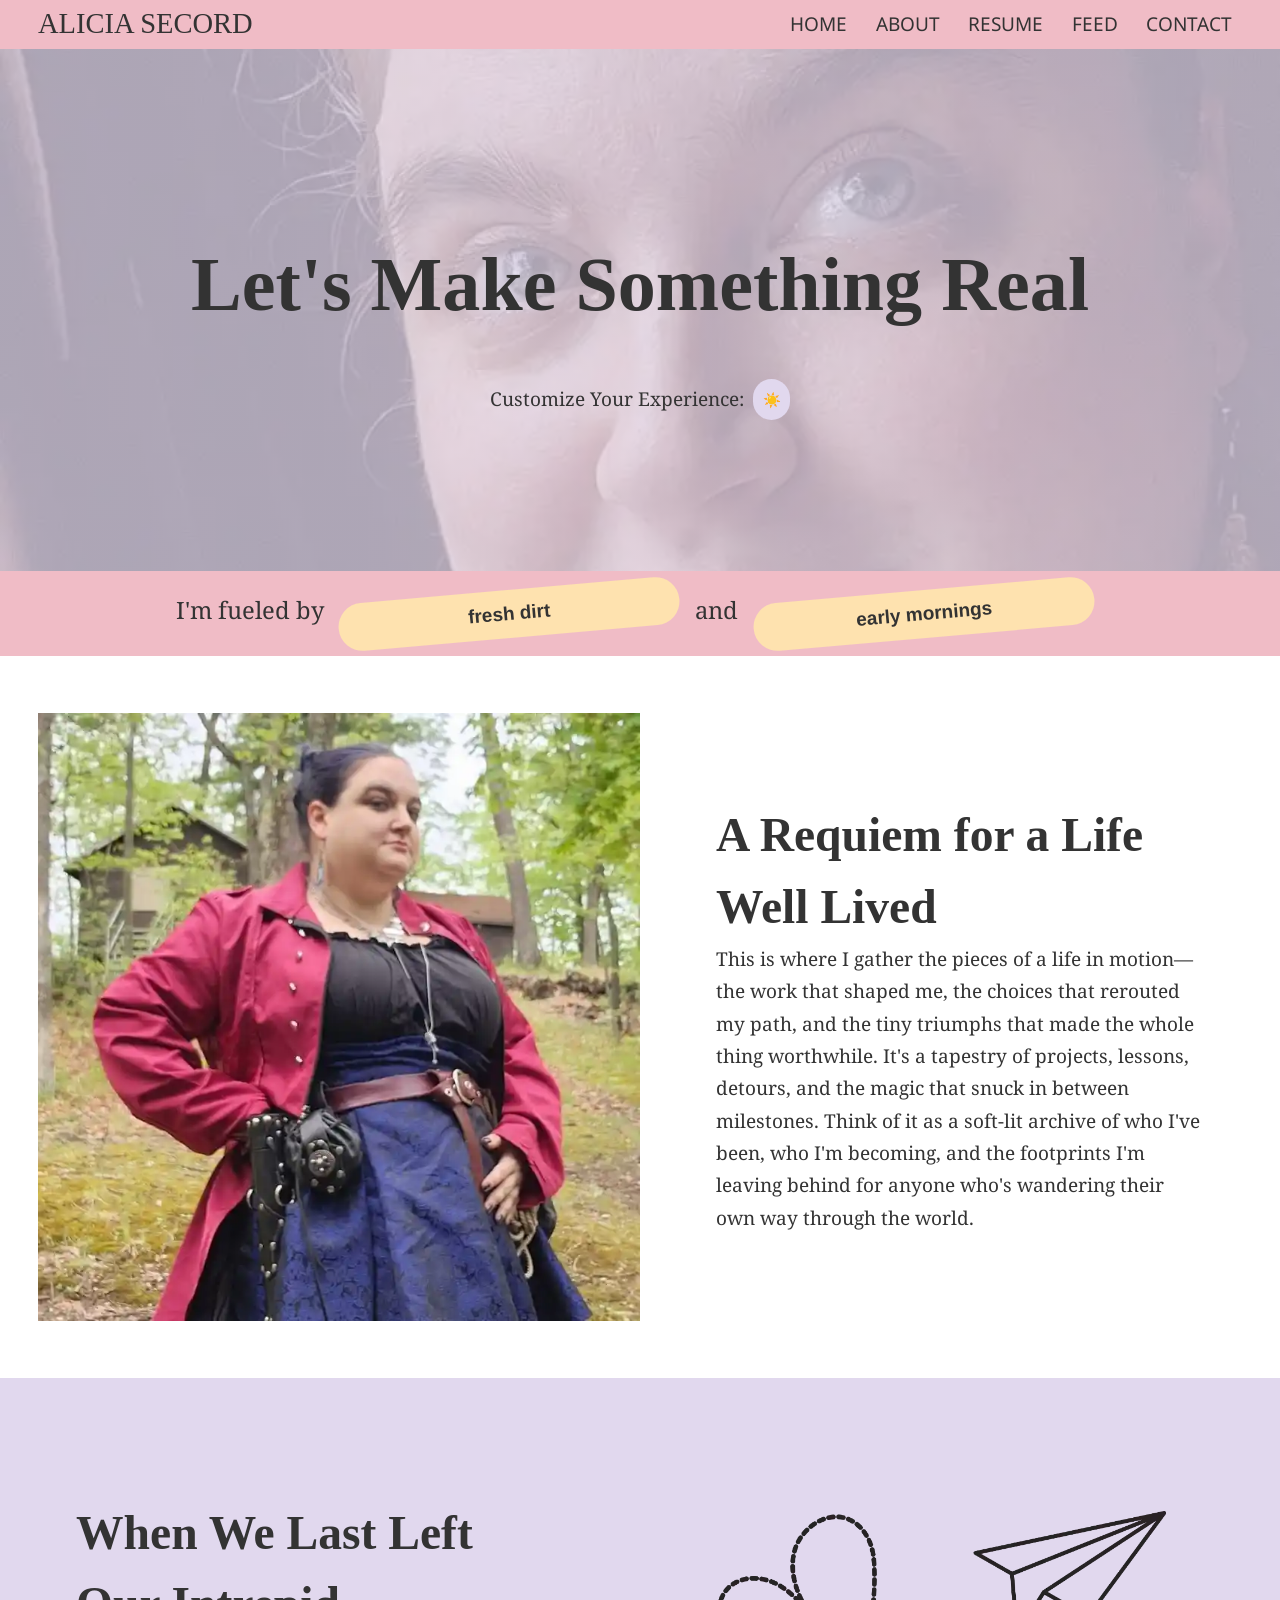
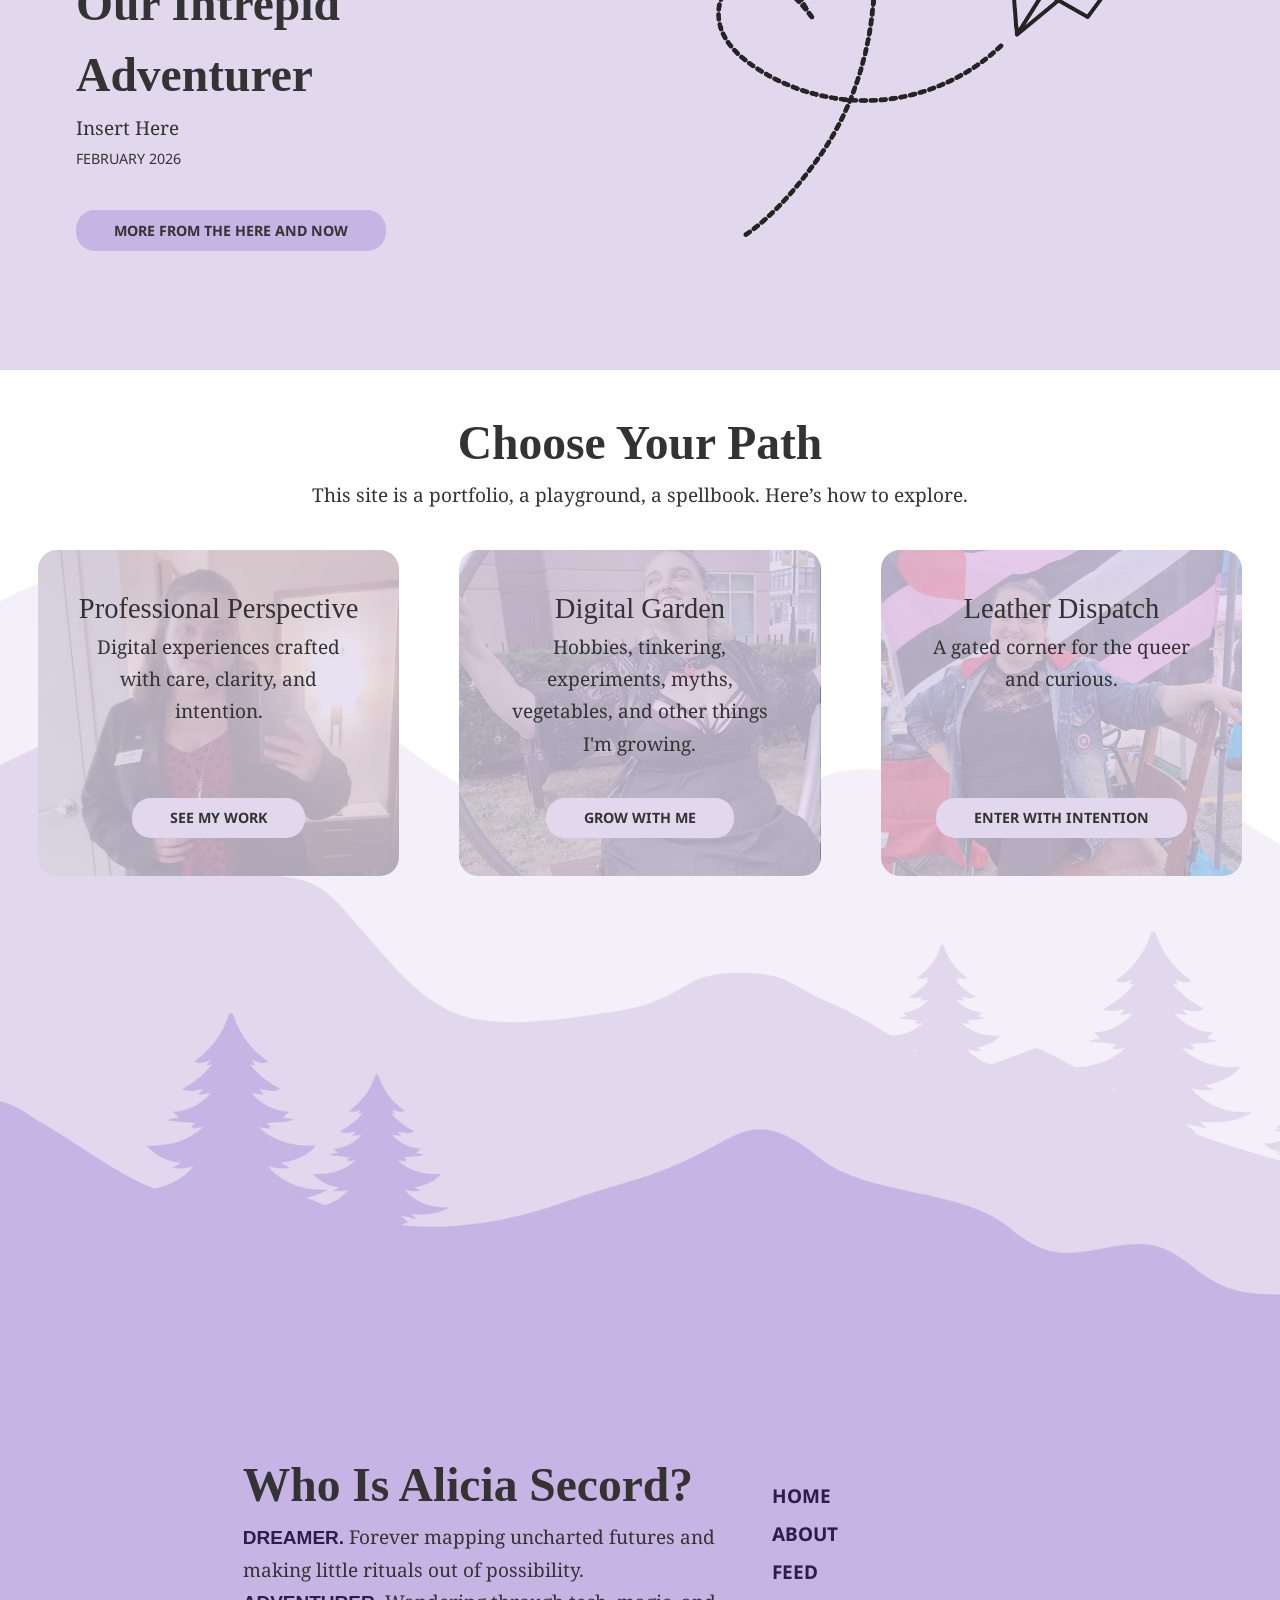
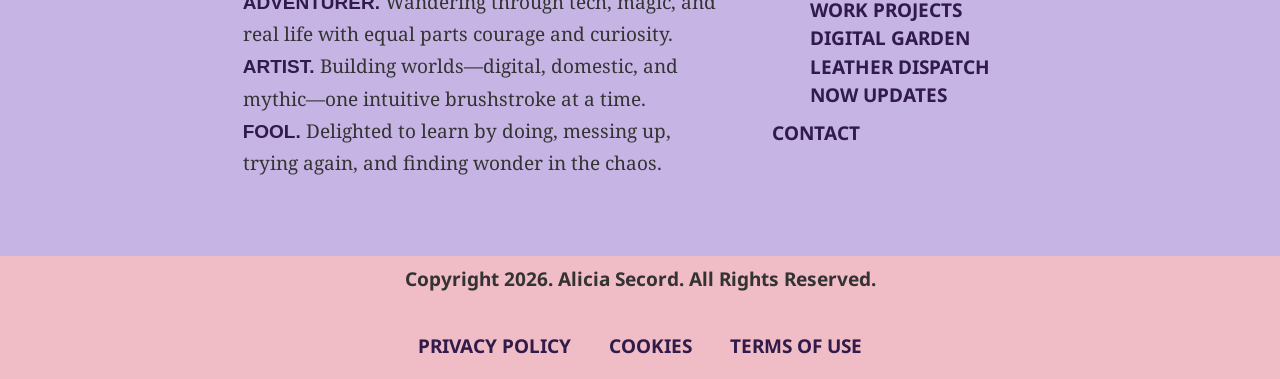
<file: index.html>
<!DOCTYPE html>
<html data-theme="system" lang="en">
<head>
    <title>Alicia Secord | Portfolio, Grimoire, Digital Garden</title>

    <meta name="description" content="Explore the personal website of Alicia Secord, frontend developer and designer.">
    <meta name="robots" content="index, follow">
    <meta name="viewport" content="width=device-width, initial-scale=1.0">
    <meta charset="UTF-8">
    <meta name="author" content="Alicia Secord">
    <meta http-equiv="content-language" content="en">
    <meta name="rating" content="mature" />

    <meta property="og:title" content="Alicia Secord | Portfolio, Grimoire, Digital Garden" />
    <meta property="og:description" content="The personal website of Alicia Secord, frontend developer and designer." />
    <meta property="og:image" content="" />

    <link rel="icon" type="images/x-icon" href="images/favicon.ico">

    <link rel="canonical" href="https://aliciasecord.com">
    <link rel="stylesheet" href="styles.css"> 

    <link rel="preconnect" href="https://fonts.googleapis.com">
    <link rel="preconnect" href="https://fonts.gstatic.com" crossorigin>
    <link href="https://fonts.googleapis.com/css2?family=IM+Fell+DW+Pica:ital@0;1&family=Noto+Sans:ital,wght@0,100..900;1,100..900&family=Noto+Serif:ital,wght@0,100..900;1,100..900&display=swap" rel="stylesheet">
</head>

<body>
    <!-- ======================
     GLOBAL HEADER
     ====================== -->
    <header>
        <div class="inner">
            <div id="header-label"><p>Alicia Secord</p> <button id="nav-toggle">☰</button></div>
            <nav id="nav-main" class="mobile-hide">
                <a href="/">Home</a>
                <a href="/about">About</a>
                <a href="/resume">Resume</a>
                <a href="/feed">Feed</a>
                <a href="/contact">Contact</a>
            </nav>
        </div>
    </header>
    <!-- ======================
     PAGE MAIN
     ====================== -->
    <main>
        <section class="background-image hero" id="home-hero">
            <h1>Let's Make Something Real</h1>
            <div><p>Customize Your Experience:</p> <button id="theme-toggle" class="btn btn-main" aria-label="Toggle color theme">🌙</button></div>
        </section>
        <section id="fueled-by">
            <p><span>I'm fueled by</span> <span class="fuel">sapphic yearning</span> <span>and</span> <span class="fuel">a good pair of boots</span></p>
        </section>
        <section class="inner img-module img-left">
            <img class="object-cover" src="images/Alicia-privateer.webp" alt="">
            <div class="text-col">
                <h2>A Requiem for a Life Well Lived</h2>
                <p>This is where I gather the pieces of a life in motion—the work that shaped me, the choices that rerouted my path, and the tiny triumphs that made the whole thing worthwhile. It's a tapestry of projects, lessons, detours, and the magic that snuck in between milestones. Think of it as a soft-lit archive of who I've been, who I'm becoming, and the footprints I'm leaving behind for anyone who's wandering their own way through the world.</p>
            </div>
        </section>
        <section class="inner img-module img-right bg-secondary">
            <img class="dark-icon object-contain" src="images/blast-icon.webp" alt="">
            <img class="light-icon object-contain" src="images/airplane-icon.webp" alt="">
            <div class="text-col">
                <h2>When We Last Left Our Intrepid Adventurer</h2>
                <p id="now-update">Insert Here</p>
                <time id="now-update-timestamp">February 2026</time>
                <p><a class="btn btn-secondary" href="/now" title="">More From the Here and Now</a></p>
            </div>
        </section>
        <section class="inner padded text-center" id="choose-your-path">
            <h2>Choose Your Path</h2>
            <p>This site is a portfolio, a playground, a spellbook. Here’s how to explore.</p>
            <div class="three-across">
                <article class="background-image" id="home-professional">
                    <div>
                        <h3>Professional Perspective</h3>
                        <p>Digital experiences crafted with care, clarity, and intention.</p>
                    </div>
                    <a class="btn btn-main" href="/work" title="">See My Work</a>
                </article>
                <article class="background-image" id="home-personal">
                    <div>
                        <h3>Digital Garden</h3>
                        <p>Hobbies, tinkering, experiments, myths, vegetables, and other things I'm growing.</p>
                    </div>
                    <a class="btn btn-main" href="/hobbies" title="">Grow with Me</a>
                </article>
                <article class="background-image" id="home-leather">
                    <div>
                        <h3>Leather Dispatch</h3>
                        <p>A gated corner for the queer and curious.</p>
                    </div>
                    <a class="btn btn-main" href="/dispatch" title="">Enter with Intention</a>
                </article>
            </div>
        </section>
    </main>
    <!-- ======================
     GLOBAL FOOTER
     ====================== -->
    <footer>
        <div id="footer-bg-img">&nbsp;</div>
        <div id="footer-bg">        
        <div class="inner">
        <section id="footer-left">
            <h2>Who Is Alicia Secord?</h2>
            <p><mark class="bold">Dreamer.</mark> Forever mapping uncharted futures and making little rituals out of possibility.</p>
            <p><mark class="bold">Adventurer.</mark> Wandering through tech, magic, and real life with   equal parts courage and curiosity.</p>
            <p><mark class="bold">Artist.</mark> Building worlds—digital, domestic, and mythic—one intuitive brushstroke at a time.</p>
            <p><mark class="bold">Fool.</mark> Delighted to learn by doing, messing up, trying again, and finding wonder in the chaos.</p>
        </section>
        <section id="footer-nav">
            <a href="/">Home</a>
            <a href="/about">About</a>
            <a href="/feed">Feed</a>
            <div class="footer-subnav">
                <a href="/feed/work-projects">Work Projects</a>
                <a href="/feed/digital-garden">Digital Garden</a>
                <a href="/feed/leather-dispatch">Leather Dispatch</a>
                <a href="/feed/updates">Now Updates</a>
            </div>
            <a href="/contact">Contact</a>
        </section>
        </div>
        </div>
        <section id="footer-copyright">
            <h2>Copyright 2026. Alicia Secord. All Rights Reserved.</h2>
            <div class="flex-row justify-center" id="footer-terms">
                <a class="/terms/privacy-policy">Privacy Policy</a>
                <a class="/terms/cookies">Cookies</a>
                <a class="/terms/terms-of-use">Terms of Use</a>
            </div>
        </section>
    </footer>

    <script src="scripts/theme.js"></script>
    <script src="scripts/menu.js"></script>
    <script src="scripts/fuel.js"></script>

</body>
</html>
</file>
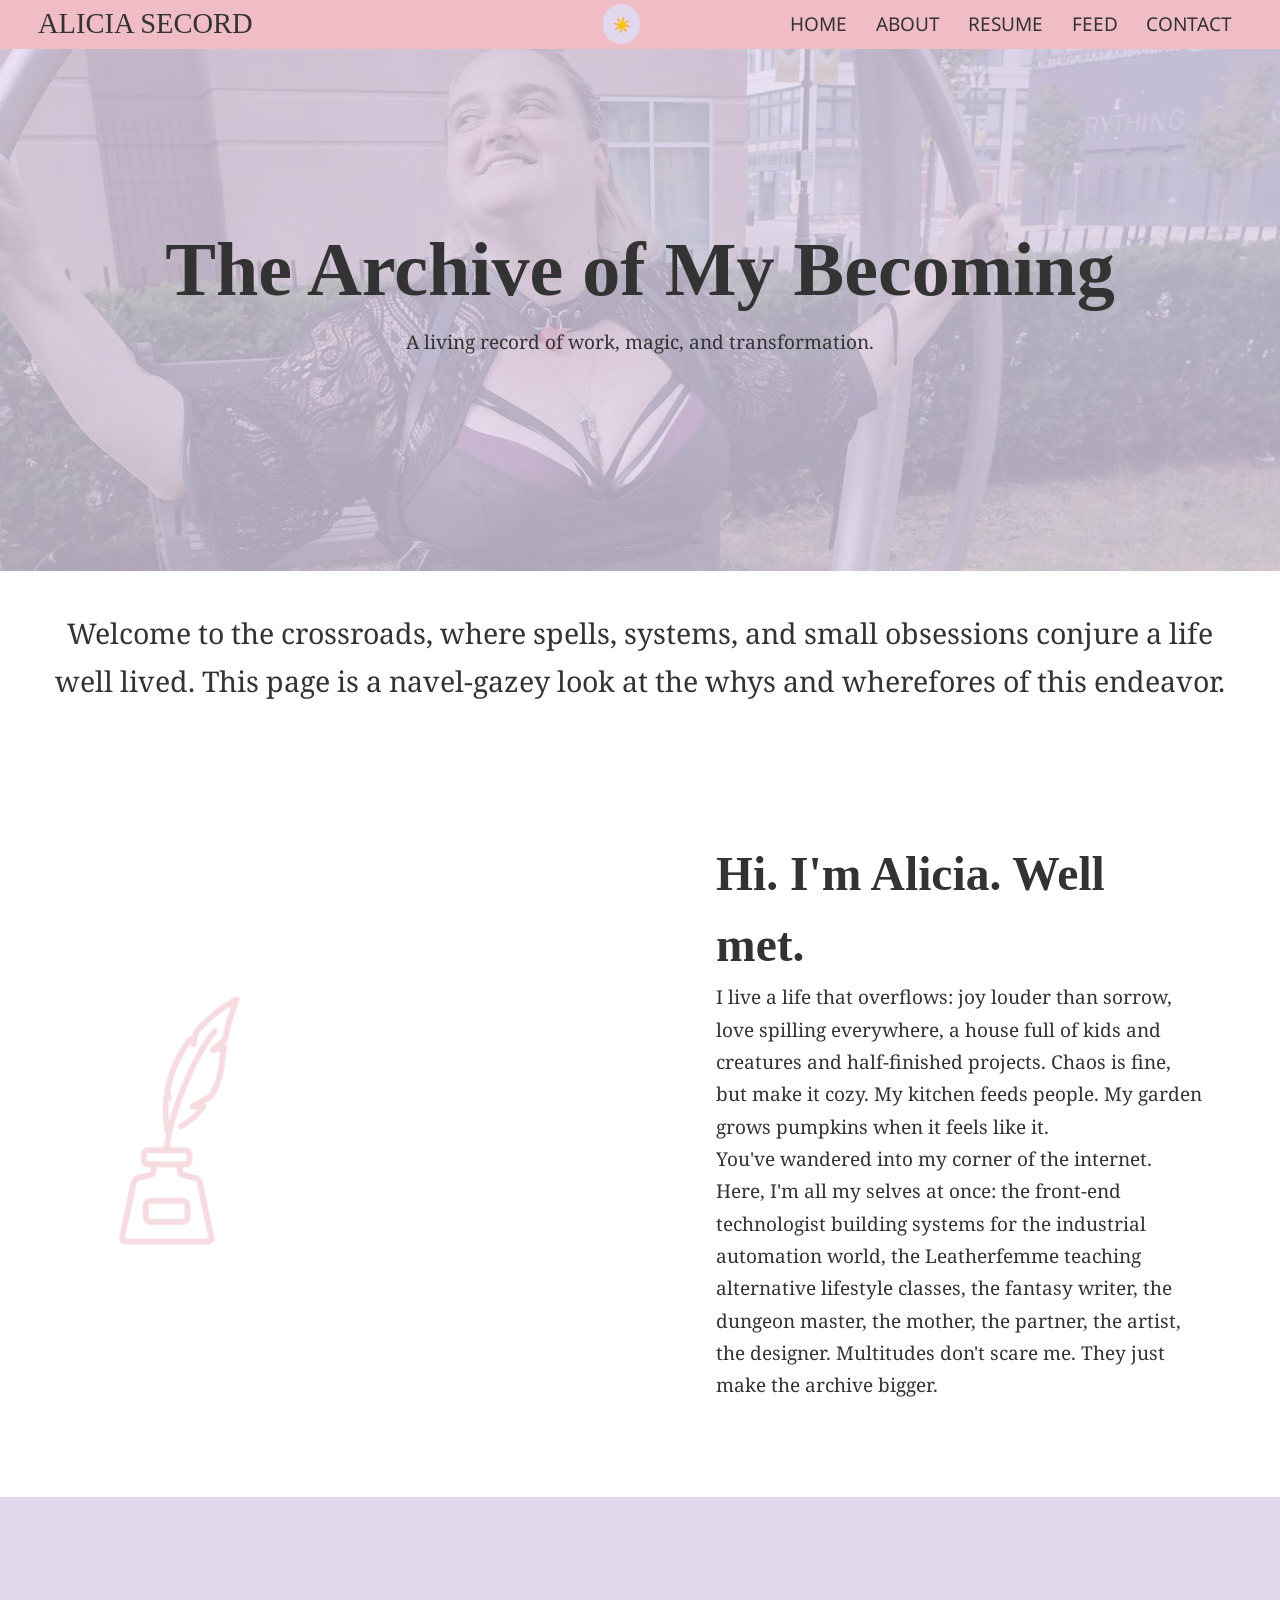
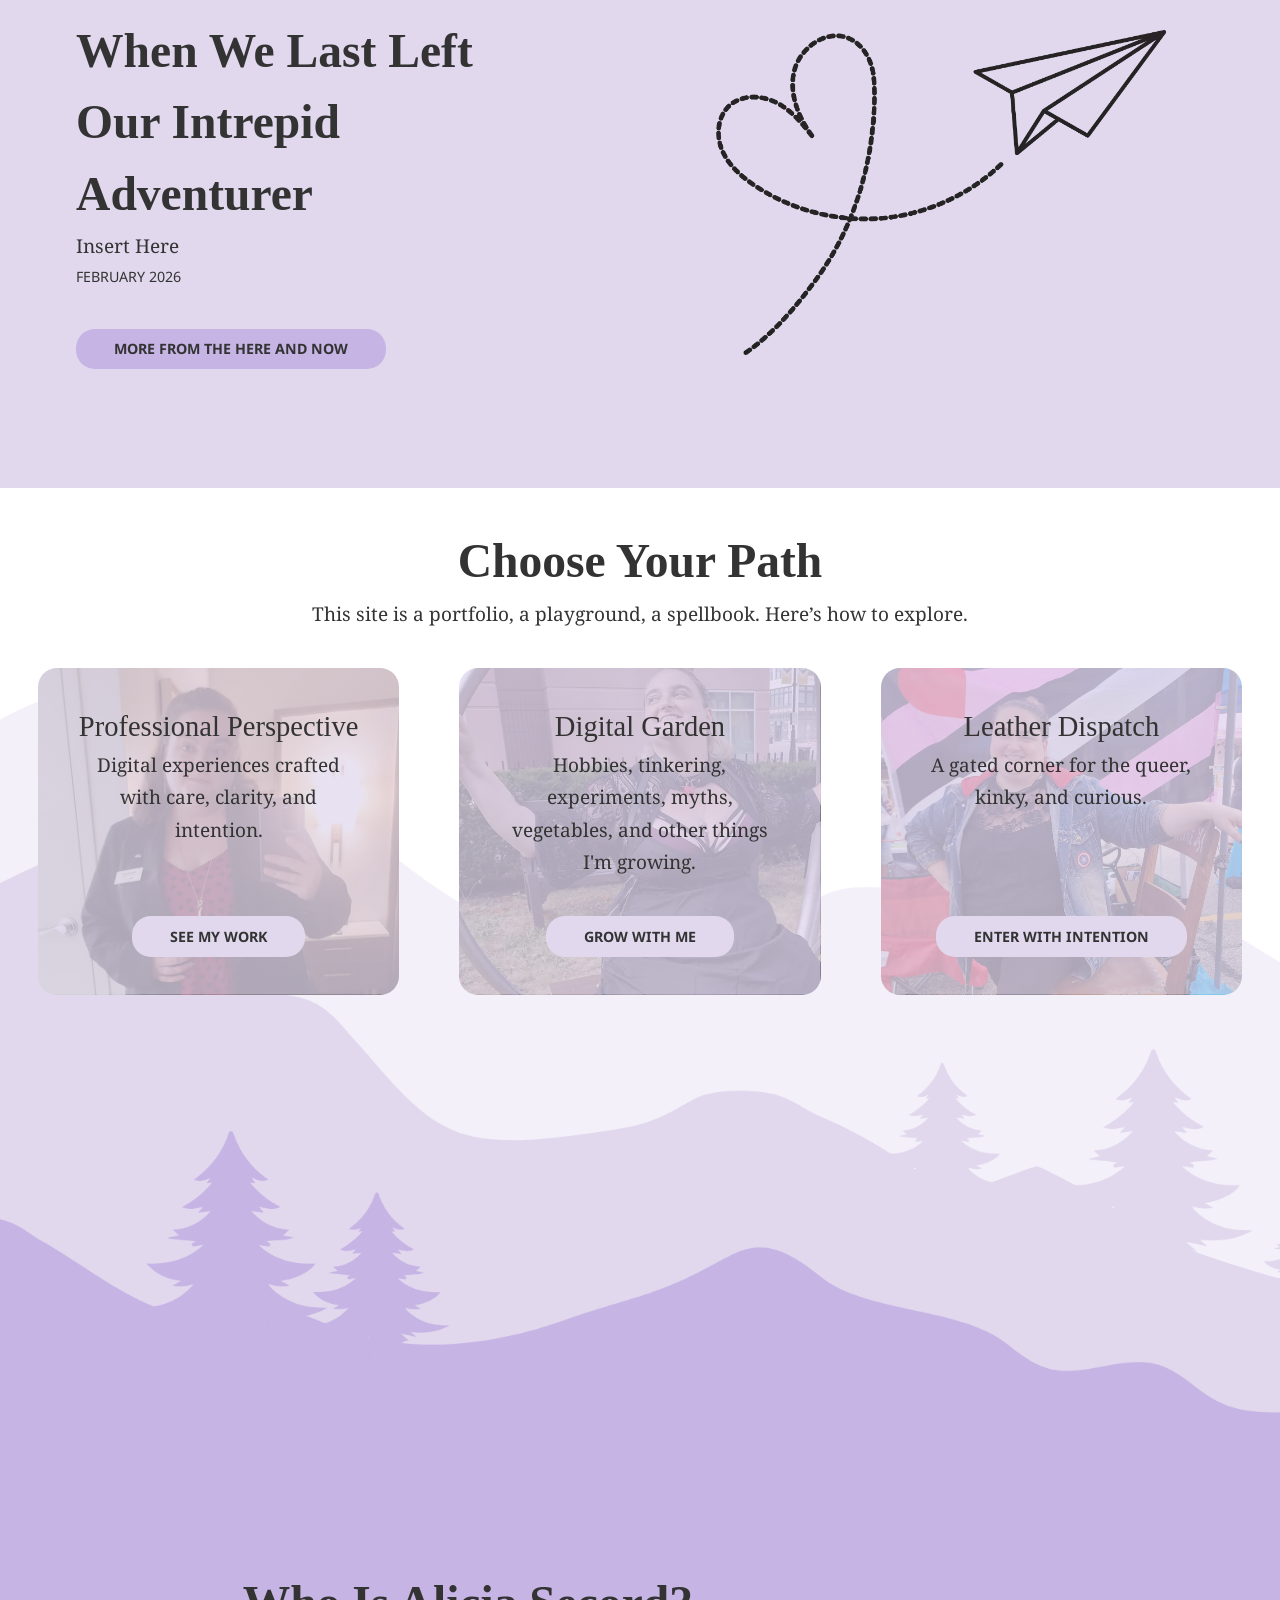
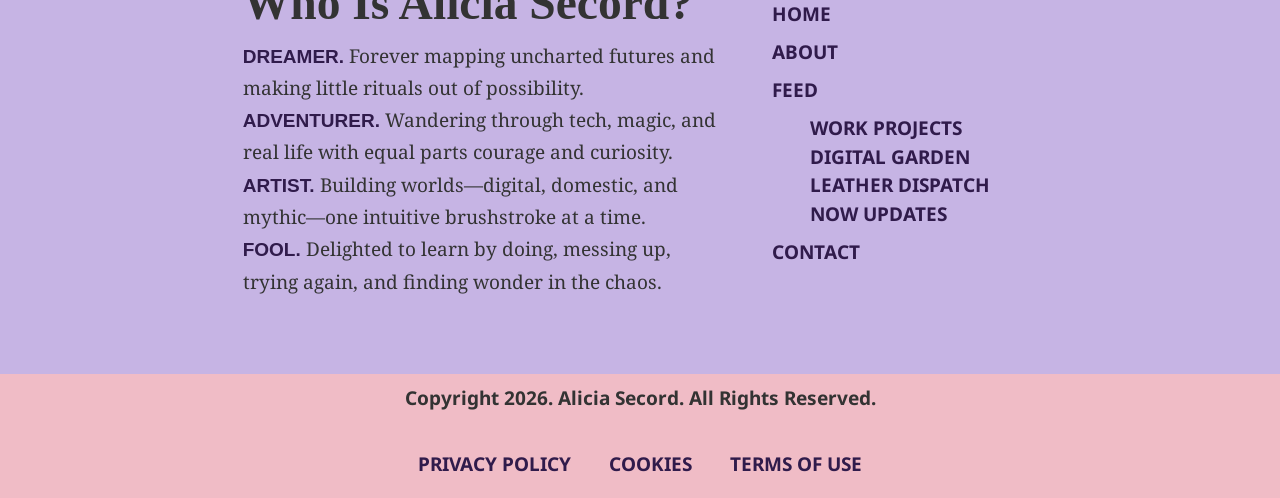
<file: about.html>
<!DOCTYPE html>
<html data-theme="system" lang="en">
<head>
    <title>About the Artist | Alicia Secord</title>

    <meta name="description" content="About page for Alicia Secord's personal website.">
    <meta name="robots" content="index, follow">
    <meta name="viewport" content="width=device-width, initial-scale=1.0">
    <meta charset="UTF-8">
    <meta name="author" content="Alicia Secord">
    <meta http-equiv="content-language" content="en">
    <meta name="rating" content="mature" />

    <meta property="og:title" content="About the Artist | Alicia Secord" />
    <meta property="og:description" content="About page for Alicia Secord's personal website." />
    <meta property="og:image" content="" />

    <link rel="canonical" href="https://aliciasecord.com">
    <link rel="stylesheet" href="styles.css"> 

    <link rel="preconnect" href="https://fonts.googleapis.com">
    <link rel="preconnect" href="https://fonts.gstatic.com" crossorigin>
    <link href="https://fonts.googleapis.com/css2?family=IM+Fell+DW+Pica:ital@0;1&family=Noto+Sans:ital,wght@0,100..900;1,100..900&family=Noto+Serif:ital,wght@0,100..900;1,100..900&display=swap" rel="stylesheet">
</head>

<body>
    <!-- ======================
     GLOBAL HEADER
     ====================== -->
    <header>
        <div class="inner">
            <div id="header-label"><p>Alicia Secord</p> 
                <button id="theme-toggle" class="btn btn-main" aria-label="Toggle color theme">🌙</button>
                <button id="nav-toggle">☰</button></div>
            <nav id="nav-main" class="mobile-hide">
                <a href="/">Home</a>
                <a href="/about">About</a>
                <a href="/resume">Resume</a>
                <a href="/feed">Feed</a>
                <a href="/contact">Contact</a>
            </nav>
        </div>
    </header>
    <!-- ======================
     PAGE MAIN
     ====================== -->
    <main>
        <section class="background-image hero" id="about-hero">
            <h1>The Archive of My Becoming</h1>
            <p>A living record of work, magic, and transformation.</p>
        </section>
        <section id="about-intro" class="inner padded text-center">
            <p class="larger">Welcome to the crossroads, where spells, systems, and small obsessions conjure a life well lived. This page is a navel-gazey look at the whys and wherefores of this endeavor.</p>
        </section>
        <section class="inner img-module img-left">
            <img class="dark-icon object-contain" src="images/dark-ink-icon.webp" alt="">
            <img class="light-icon object-contain" src="images/light-ink-icon.webp" alt="">
            <div class="text-col">
                <h2>Hi. I'm Alicia. Well met.</h2>
                <p>I live a life that overflows: joy louder than sorrow, love spilling everywhere, a house full of kids and creatures and half-finished projects. Chaos is fine, but make it cozy. My kitchen feeds people. My garden grows pumpkins when it feels like it.</p>

                <p>You've wandered into my corner of the internet. Here, I'm all my selves at once: the front-end technologist building systems for the industrial automation world, the Leatherfemme teaching alternative lifestyle classes, the fantasy writer, the dungeon master, the mother, the partner, the artist, the designer. Multitudes don't scare me. They just make the archive bigger.</p>
            </div>
        </section>
        <section class="inner img-module img-right bg-secondary">
            <img class="dark-icon object-contain" src="images/blast-icon.webp" alt="">
            <img class="light-icon object-contain" src="images/airplane-icon.webp" alt="">
            <div class="text-col">
                <h2>When We Last Left Our Intrepid Adventurer</h2>
                <p id="now-update">Insert Here</p>
                <time id="now-update-timestamp">February 2026</time>
                <p><a class="btn btn-secondary" href="/now" title="">More From the Here and Now</a></p>
            </div>
        </section>
        <section class="inner padded text-center" id="choose-your-path">
            <h2>Choose Your Path</h2>
            <p>This site is a portfolio, a playground, a spellbook. Here’s how to explore.</p>
            <div class="three-across">
                <article class="background-image" id="home-professional">
                    <div>
                        <h3>Professional Perspective</h3>
                        <p>Digital experiences crafted with care, clarity, and intention.</p>
                    </div>
                    <a class="btn btn-main" href="/work" title="">See My Work</a>
                </article>
                <article class="background-image" id="home-personal">
                    <div>
                        <h3>Digital Garden</h3>
                        <p>Hobbies, tinkering, experiments, myths, vegetables, and other things I'm growing.</p>
                    </div>
                    <a class="btn btn-main" href="/hobbies" title="">Grow with Me</a>
                </article>
                <article class="background-image" id="home-leather">
                    <div>
                        <h3>Leather Dispatch</h3>
                        <p>A gated corner for the queer, kinky, and curious.</p>
                    </div>
                    <a class="btn btn-main" href="/dispatch" title="">Enter with Intention</a>
                </article>
            </div>
        </section>
    </main>
    <!-- ======================
     GLOBAL FOOTER
     ====================== -->
    <footer>
        <div id="footer-bg-img">&nbsp;</div>
        <div id="footer-bg">        
        <div class="inner">
        <section id="footer-left">
            <h2>Who Is Alicia Secord?</h2>
            <p><mark class="bold">Dreamer.</mark> Forever mapping uncharted futures and making little rituals out of possibility.</p>
            <p><mark class="bold">Adventurer.</mark> Wandering through tech, magic, and real life with   equal parts courage and curiosity.</p>
            <p><mark class="bold">Artist.</mark> Building worlds—digital, domestic, and mythic—one intuitive brushstroke at a time.</p>
            <p><mark class="bold">Fool.</mark> Delighted to learn by doing, messing up, trying again, and finding wonder in the chaos.</p>
        </section>
        <section id="footer-nav">
            <a href="/">Home</a>
            <a href="/about">About</a>
            <a href="/feed">Feed</a>
            <div class="footer-subnav">
                <a href="/feed/work-projects">Work Projects</a>
                <a href="/feed/digital-garden">Digital Garden</a>
                <a href="/feed/leather-dispatch">Leather Dispatch</a>
                <a href="/feed/updates">Now Updates</a>
            </div>
            <a href="/contact">Contact</a>
        </section>
        </div>
        </div>
        <section id="footer-copyright">
            <h2>Copyright 2026. Alicia Secord. All Rights Reserved.</h2>
            <div class="flex-row justify-center" id="footer-terms">
                <a class="/terms/privacy-policy">Privacy Policy</a>
                <a class="/terms/cookies">Cookies</a>
                <a class="/terms/terms-of-use">Terms of Use</a>
            </div>
        </section>
    </footer>

    <script src="scripts/theme.js"></script>
    <script src="scripts/menu.js"></script>
    <script src="scripts/fuel.js"></script>

</body>
</html>
</file>
<file: styles.css>
@charset "UTF-8";

@layer reset, theme, utilities;

@import "styles/reset.css" layer(reset);
@import "styles/theme.css" layer(theme);
@import "styles/utilities.css" layer(utilities);
@import "styles/components.css" layer(components);
</file>
